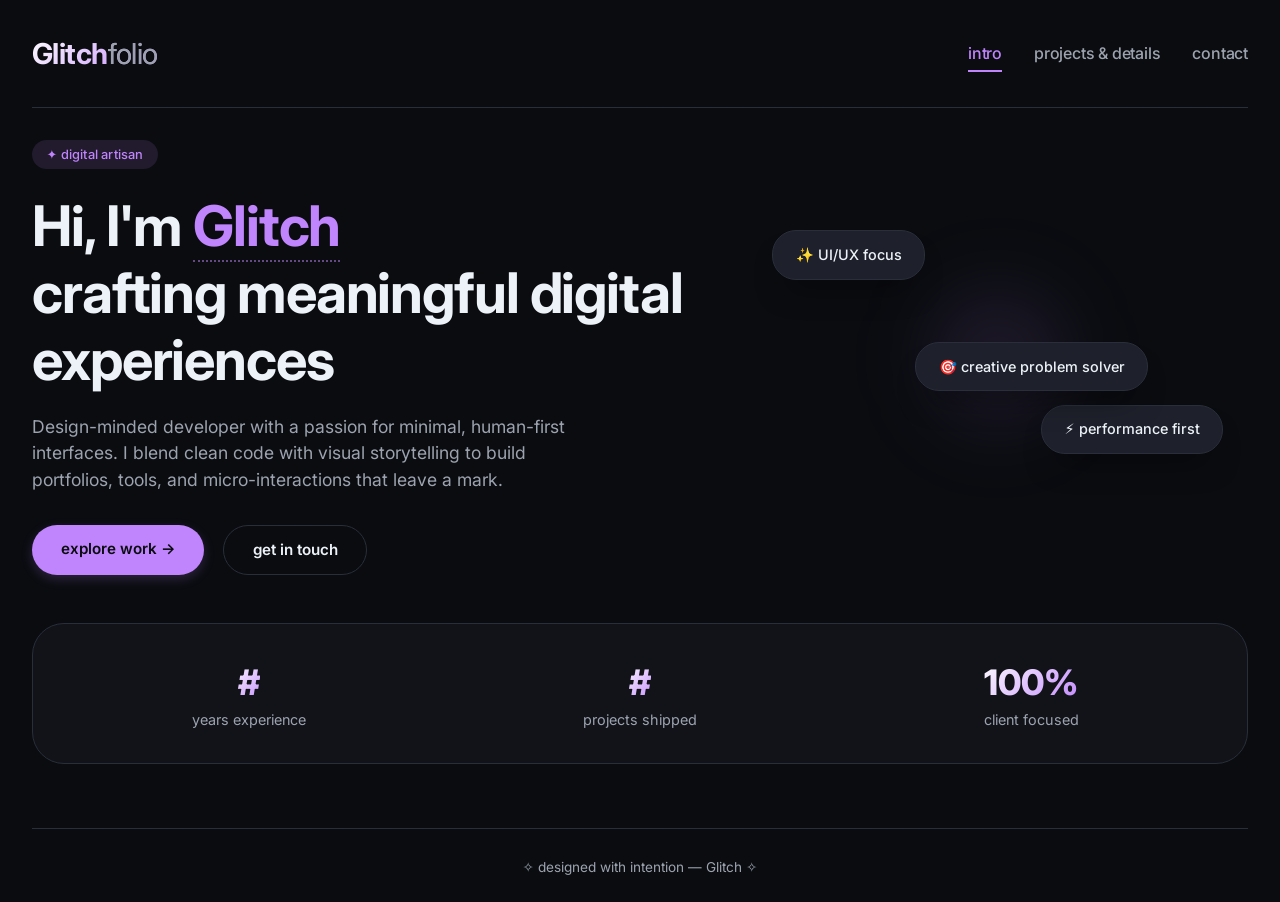
<file: index.html>
<!DOCTYPE html>
<html lang="en">
<head>
  <meta charset="UTF-8">
  <meta name="viewport" content="width=device-width, initial-scale=1.0, viewport-fit=cover">
  <title>Portfolio | Introduction</title>
  <!-- Google Fonts & smooth base -->
  <link href="https://fonts.googleapis.com/css2?family=Inter:opsz,wght@14..32,300;14..32,400;14..32,600;14..32,700&display=swap" rel="stylesheet">
  <link rel="stylesheet" href="Doc.css">
</head>
<body>
  <div class="page-container">
    <!-- shared navigation -->
    <nav class="main-nav">
      <div class="nav-brand">Glitch<span>folio</span></div>
      <ul class="nav-links">
        <li><a href="index.html" class="active">intro</a></li>
        <li><a href="Doc2.html">projects & details</a></li>
        <li><a href="Doc3.html">contact</a></li>
      </ul>
    </nav>

    <main>
      <section class="hero intro-hero">
        <div class="hero-content">
          <div class="badge">✦ digital artisan</div>
          <h1>Hi, I'm <span class="accent">Glitch</span><br>crafting meaningful digital experiences</h1>
          <p class="hero-description">Design-minded developer with a passion for minimal, human-first interfaces. I blend clean code with visual storytelling to build portfolios, tools, and micro-interactions that leave a mark.</p>
          <div class="hero-cta">
            <a href="Doc2.html" class="btn primary-btn">explore work →</a>
            <a href="Doc3.html" class="btn outline-btn">get in touch</a>
          </div>
        </div>
        <div class="hero-visual">
          <div class="floating-card card-1">
            <span>✨ UI/UX focus</span>
          </div>
          <div class="floating-card card-2">
            <span>⚡ performance first</span>
          </div>
          <div class="floating-card card-3">
            <span>🎯 creative problem solver</span>
          </div>
          <div class="abstract-shape"></div>
        </div>
      </section>

      <section class="quick-glance">
        <div class="glance-item">
          <span class="glance-number">#</span>
          <span class="glance-label">years experience</span>
        </div>
        <div class="glance-item">
          <span class="glance-number">#</span>
          <span class="glance-label">projects shipped</span>
        </div>
        <div class="glance-item">
          <span class="glance-number">100%</span>
          <span class="glance-label">client focused</span>
        </div>
      </section>
    </main>

    <footer>
      <p>✧ designed with intention — Glitch ✧</p>
    </footer>
  </div>
</body>
</html>
</file>
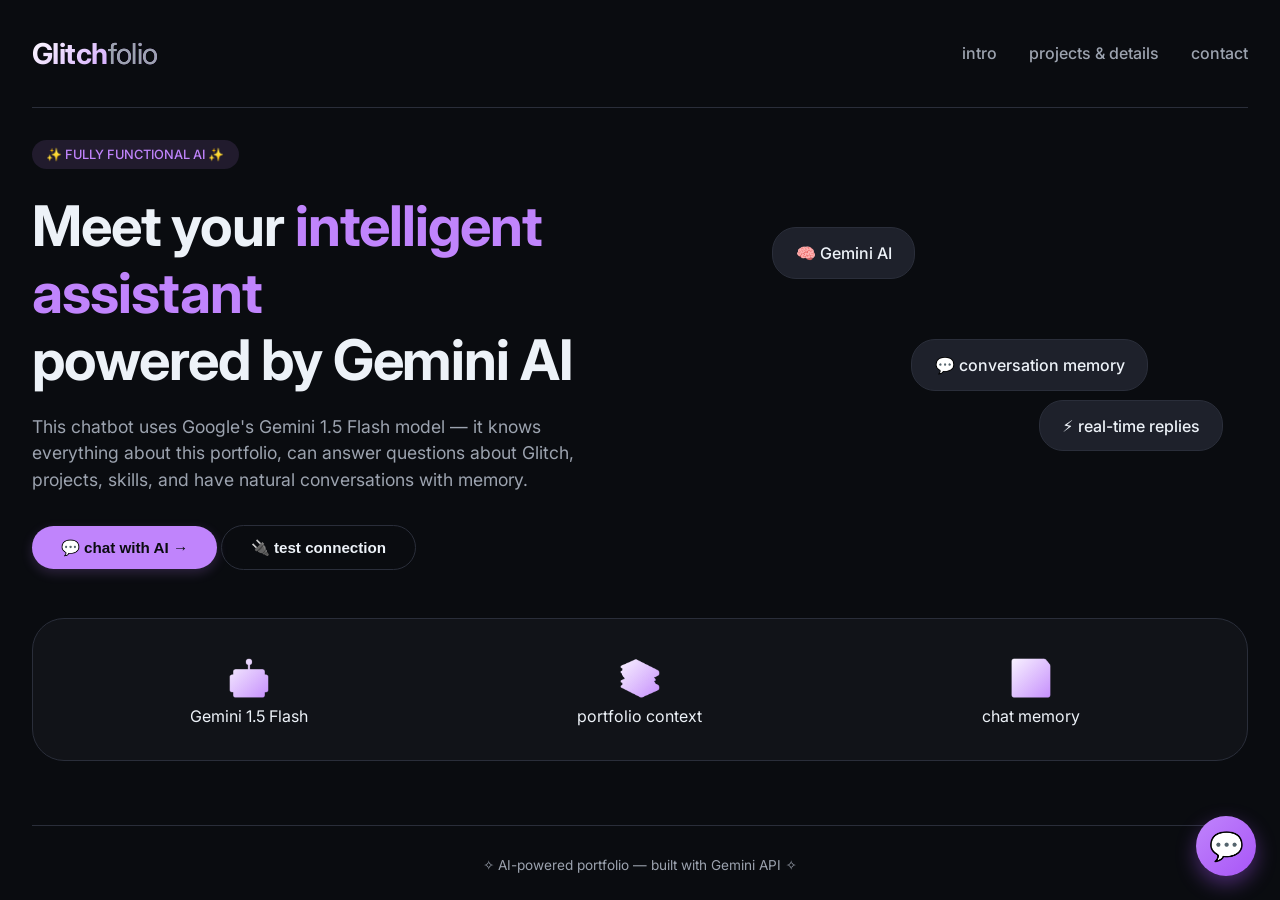
<file: Bot.html>
<!DOCTYPE html>
<html lang="en">
<head>
  <meta charset="UTF-8">
  <meta name="viewport" content="width=device-width, initial-scale=1.0, viewport-fit=cover">
  <title>Portfolio | AI Chatbot</title>
  <!-- Google Fonts & smooth base -->
  <link href="https://fonts.googleapis.com/css2?family=Inter:opsz,wght@14..32,300;14..32,400;14..32,600;14..32,700&display=swap" rel="stylesheet">
  <style>
    /* Global Reset & Variables */
    * {
      margin: 0;
      padding: 0;
      box-sizing: border-box;
    }

    :root {
      --bg-dark: #0a0c10;
      --surface-dark: #111318;
      --card-bg: #171a21;
      --border-dim: #2a2e3a;
      --accent-primary: #c084fc;
      --accent-glow: #a855f7;
      --text-light: #edf2f8;
      --text-muted: #9ca3af;
      --font-sans: 'Inter', system-ui, -apple-system, BlinkMacSystemFont, 'Segoe UI', sans-serif;
    }

    body {
      background-color: var(--bg-dark);
      color: var(--text-light);
      font-family: var(--font-sans);
      line-height: 1.5;
      -webkit-font-smoothing: antialiased;
    }

    .page-container {
      max-width: 1300px;
      margin: 0 auto;
      padding: 2rem 2rem 1.5rem;
      min-height: 100vh;
      display: flex;
      flex-direction: column;
    }

    /* Navigation */
    .main-nav {
      display: flex;
      justify-content: space-between;
      align-items: center;
      flex-wrap: wrap;
      padding-bottom: 2rem;
      margin-bottom: 2rem;
      border-bottom: 1px solid var(--border-dim);
    }

    .nav-brand {
      font-size: 1.8rem;
      font-weight: 700;
      letter-spacing: -0.02em;
      background: linear-gradient(135deg, #ffffff 0%, #c084fc 100%);
      background-clip: text;
      -webkit-background-clip: text;
      color: transparent;
    }

    .nav-brand span {
      font-weight: 400;
      background: none;
      background-clip: unset;
      -webkit-background-clip: unset;
      color: var(--text-muted);
    }

    .nav-links {
      display: flex;
      gap: 2rem;
      list-style: none;
    }

    .nav-links a {
      text-decoration: none;
      font-weight: 500;
      color: var(--text-muted);
      transition: all 0.25s ease;
      font-size: 1rem;
      padding: 0.4rem 0;
    }

    .nav-links a:hover,
    .nav-links a.active {
      color: var(--accent-primary);
      border-bottom: 2px solid var(--accent-primary);
    }

    /* Hero Section */
    .hero {
      display: flex;
      flex-wrap: wrap;
      justify-content: space-between;
      align-items: center;
      gap: 3rem;
      margin-bottom: 3rem;
    }

    .hero-content {
      flex: 1.2;
      min-width: 280px;
    }

    .badge {
      display: inline-block;
      background: rgba(192, 132, 252, 0.12);
      padding: 0.3rem 0.9rem;
      border-radius: 40px;
      font-size: 0.8rem;
      font-weight: 500;
      color: var(--accent-primary);
      margin-bottom: 1.5rem;
    }

    h1 {
      font-size: 3.5rem;
      font-weight: 700;
      line-height: 1.2;
      letter-spacing: -0.02em;
      margin-bottom: 1.2rem;
    }

    .accent {
      color: var(--accent-primary);
    }

    .hero-description {
      font-size: 1.1rem;
      color: var(--text-muted);
      margin-bottom: 2rem;
      max-width: 550px;
    }

    .btn {
      display: inline-block;
      padding: 0.8rem 1.8rem;
      border-radius: 40px;
      font-weight: 600;
      text-decoration: none;
      transition: all 0.25s ease;
      font-size: 0.95rem;
      cursor: pointer;
      border: none;
    }

    .primary-btn {
      background: var(--accent-primary);
      color: #0a0c10;
      box-shadow: 0 4px 12px rgba(192, 132, 252, 0.2);
    }

    .primary-btn:hover {
      background: var(--accent-glow);
      transform: translateY(-3px);
    }

    .outline-btn {
      border: 1.5px solid var(--border-dim);
      background: transparent;
      color: var(--text-light);
    }

    .outline-btn:hover {
      border-color: var(--accent-primary);
      background: rgba(192, 132, 252, 0.08);
    }

    .hero-visual {
      flex: 0.9;
      position: relative;
      min-height: 320px;
    }

    .floating-card {
      background: var(--card-bg);
      border: 1px solid var(--border-dim);
      border-radius: 24px;
      padding: 0.8rem 1.4rem;
      position: absolute;
      font-weight: 500;
      background: #1e212b;
      animation: floatAnim 4s ease-in-out infinite;
    }

    .card-1 { top: 10%; left: 5%; animation-delay: 0s; }
    .card-2 { bottom: 20%; right: 5%; animation-delay: 0.5s; }
    .card-3 { top: 45%; right: 20%; animation-delay: 0.9s; }

    @keyframes floatAnim {
      0%, 100% { transform: translateY(0px); }
      50% { transform: translateY(-12px); }
    }

    .quick-glance {
      display: flex;
      flex-wrap: wrap;
      justify-content: space-between;
      gap: 1.5rem;
      background: var(--surface-dark);
      border-radius: 2rem;
      padding: 2rem;
      border: 1px solid var(--border-dim);
    }

    .glance-item {
      display: flex;
      flex-direction: column;
      align-items: center;
      text-align: center;
      flex: 1;
    }

    .glance-number {
      font-size: 2.2rem;
      font-weight: 800;
      background: linear-gradient(135deg, #fff, var(--accent-primary));
      background-clip: text;
      -webkit-background-clip: text;
      color: transparent;
    }

    footer {
      margin-top: 4rem;
      text-align: center;
      padding-top: 1.8rem;
      border-top: 1px solid var(--border-dim);
      color: var(--text-muted);
      font-size: 0.85rem;
    }

    /* ========== CHATBOT WIDGET STYLES ========== */
    .chatbot-widget {
      position: fixed;
      bottom: 24px;
      right: 24px;
      z-index: 1000;
      font-family: var(--font-sans);
    }

    .chat-toggle {
      width: 60px;
      height: 60px;
      border-radius: 30px;
      background: linear-gradient(135deg, #c084fc, #a855f7);
      border: none;
      cursor: pointer;
      box-shadow: 0 8px 20px rgba(168, 85, 247, 0.4);
      transition: all 0.3s ease;
      display: flex;
      align-items: center;
      justify-content: center;
      font-size: 28px;
      color: white;
    }

    .chat-toggle:hover {
      transform: scale(1.08);
    }

    .chat-container {
      position: absolute;
      bottom: 80px;
      right: 0;
      width: 380px;
      height: 520px;
      background: var(--surface-dark);
      border-radius: 24px;
      border: 1px solid var(--border-dim);
      box-shadow: 0 20px 40px rgba(0, 0, 0, 0.5);
      display: flex;
      flex-direction: column;
      overflow: hidden;
      transition: all 0.3s cubic-bezier(0.2, 0.9, 0.4, 1.1);
      transform-origin: bottom right;
    }

    .chat-container.hidden {
      transform: scale(0);
      opacity: 0;
      visibility: hidden;
      pointer-events: none;
    }

    .chat-header {
      background: linear-gradient(135deg, #1e212b, #171a21);
      padding: 16px 20px;
      border-bottom: 1px solid var(--border-dim);
      display: flex;
      justify-content: space-between;
      align-items: center;
    }

    .chat-header h3 {
      font-size: 1.1rem;
      font-weight: 600;
      display: flex;
      align-items: center;
      gap: 8px;
      color: var(--text-light);
    }

    .chat-header h3 span {
      background: rgba(192, 132, 252, 0.2);
      padding: 4px 8px;
      border-radius: 40px;
      font-size: 0.7rem;
      font-weight: 400;
      color: var(--accent-primary);
    }

    .close-chat {
      background: none;
      border: none;
      color: var(--text-muted);
      font-size: 20px;
      cursor: pointer;
    }

    .chat-messages {
      flex: 1;
      overflow-y: auto;
      padding: 16px;
      display: flex;
      flex-direction: column;
      gap: 12px;
    }

    .message {
      display: flex;
      gap: 10px;
      max-width: 85%;
      animation: fadeInUp 0.3s ease;
    }

    .message.user {
      align-self: flex-end;
      flex-direction: row-reverse;
    }

    .message-avatar {
      width: 32px;
      height: 32px;
      border-radius: 16px;
      background: var(--card-bg);
      display: flex;
      align-items: center;
      justify-content: center;
      font-size: 16px;
      flex-shrink: 0;
    }

    .message.user .message-avatar {
      background: var(--accent-primary);
      color: #0a0c10;
    }

    .message-bubble {
      background: var(--card-bg);
      padding: 10px 14px;
      border-radius: 18px;
      font-size: 0.85rem;
      line-height: 1.4;
      color: var(--text-light);
      border: 1px solid var(--border-dim);
    }

    .message.user .message-bubble {
      background: var(--accent-primary);
      color: #0a0c10;
      border: none;
    }

    .typing-indicator {
      display: flex;
      gap: 4px;
      padding: 10px 14px;
      background: var(--card-bg);
      border-radius: 18px;
      width: fit-content;
    }

    .typing-indicator span {
      width: 6px;
      height: 6px;
      background: var(--text-muted);
      border-radius: 3px;
      animation: typing 1.4s infinite;
    }

    .typing-indicator span:nth-child(2) { animation-delay: 0.2s; }
    .typing-indicator span:nth-child(3) { animation-delay: 0.4s; }

    @keyframes typing {
      0%, 60%, 100% { transform: translateY(0); opacity: 0.4; }
      30% { transform: translateY(-6px); opacity: 1; }
    }

    @keyframes fadeInUp {
      from {
        opacity: 0;
        transform: translateY(10px);
      }
      to {
        opacity: 1;
        transform: translateY(0);
      }
    }

    .chat-input-area {
      padding: 16px;
      border-top: 1px solid var(--border-dim);
      display: flex;
      gap: 10px;
      background: var(--surface-dark);
    }

    .chat-input-area input {
      flex: 1;
      background: var(--bg-dark);
      border: 1px solid var(--border-dim);
      padding: 10px 14px;
      border-radius: 30px;
      color: var(--text-light);
      font-family: inherit;
      font-size: 0.85rem;
    }

    .chat-input-area input:focus {
      outline: none;
      border-color: var(--accent-primary);
    }

    .chat-input-area button {
      background: var(--accent-primary);
      border: none;
      width: 38px;
      height: 38px;
      border-radius: 19px;
      cursor: pointer;
      font-size: 18px;
      transition: all 0.2s;
    }

    .chat-input-area button:hover {
      background: var(--accent-glow);
    }

    @media (max-width: 480px) {
      .chat-container { width: 340px; height: 480px; right: 0; }
      h1 { font-size: 2.3rem; }
    }
  </style>
</head>
<body>
  <div class="page-container">
    <nav class="main-nav">
      <div class="nav-brand">Glitch<span>folio</span></div>
      <ul class="nav-links">
        <li><a href="index.html">intro</a></li>
        <li><a href="Doc2.html" >projects & details</a></li>
        <li><a href="Doc3.html">contact</a></li>
      </ul>
    </nav>

    <main>
      <section class="hero">
        <div class="hero-content">
          <div class="badge">✨ FULLY FUNCTIONAL AI ✨</div>
          <h1>Meet your <span class="accent">intelligent assistant</span><br>powered by Gemini AI</h1>
          <p class="hero-description">This chatbot uses Google's Gemini 1.5 Flash model — it knows everything about this portfolio, can answer questions about Glitch, projects, skills, and have natural conversations with memory.</p>
          <div class="hero-cta">
            <button id="openChatHero" class="btn primary-btn">💬 chat with AI →</button>
            <button id="testApiBtn" class="btn outline-btn">🔌 test connection</button>
          </div>
        </div>
        <div class="hero-visual">
          <div class="floating-card card-1">🧠 Gemini AI</div>
          <div class="floating-card card-2">⚡ real-time replies</div>
          <div class="floating-card card-3">💬 conversation memory</div>
        </div>
      </section>

      <section class="quick-glance">
        <div class="glance-item"><span class="glance-number">🤖</span><span class="glance-label">Gemini 1.5 Flash</span></div>
        <div class="glance-item"><span class="glance-number">📚</span><span class="glance-label">portfolio context</span></div>
        <div class="glance-item"><span class="glance-number">💾</span><span class="glance-label">chat memory</span></div>
      </section>
    </main>
    <footer><p>✧ AI-powered portfolio — built with Gemini API ✧</p></footer>
  </div>

  <!-- CHATBOT WIDGET -->
  <div class="chatbot-widget">
    <button class="chat-toggle" id="chatToggleBtn">💬</button>
    <div class="chat-container hidden" id="chatContainer">
      <div class="chat-header">
        <h3>🤖 Glitch AI <span>Gemini</span></h3>
        <button class="close-chat" id="closeChatBtn">✕</button>
      </div>
      <div class="chat-messages" id="chatMessages">
        <div class="message bot">
          <div class="message-avatar">🤖</div>
          <div class="message-bubble">Hi! I'm an AI assistant powered by Google Gemini. Ask me anything about Glitch's portfolio, projects, skills, or just have a chat! ✨</div>
        </div>
      </div>
      <div class="chat-input-area">
        <input type="text" id="chatInput" placeholder="Ask me anything..." autocomplete="off">
        <button id="sendMessageBtn">➤</button>
      </div>
    </div>
  </div>

  <script>
    // ============================================================
    // FULLY FUNCTIONAL AI CHATBOT WITH GOOGLE GEMINI API
    // ============================================================
    
    // ---------- CONFIGURATION ----------
    // IMPORTANT: Replace this with your actual Gemini API key
    // Get your free API key from: https://aistudio.google.com/app/apikey
    const GEMINI_API_KEY = "AIzaSyAgcYeXVb5I-XQAvKd2sQsNoWpNw3nnaGY";  // <-- PASTE YOUR API KEY HERE
    
    const API_URL = `https://generativelanguage.googleapis.com/v1beta/models/gemini-1.5-flash:generateContent?key=${GEMINI_API_KEY}`;
    
    // Portfolio context system prompt - gives Gemini all the knowledge about the portfolio
    const SYSTEM_PROMPT = `You are Glitch AI, a helpful, friendly, and knowledgeable assistant for Glitch's portfolio website. 
    
ABOUT GLITCH:
- Glitch is a design-minded developer with # years of experience crafting digital experiences.
- He focuses on minimal, human-first interfaces blending clean code with visual storytelling.
- Skills: React, Next.js, Vue 3, Tailwind CSS, Framer Motion, Node.js, Express, Firebase, Figma, Adobe XD, GSAP, D3.js.
- He has shipped #+ projects and values accessibility, intuitive micro-interactions, and clean maintainable code.

PROJECTS:
1. Bloomscape: Interactive plant-care dashboard with 3D visualizations and real-time environmental tips. Reduced bounce rate by 34%. Tech: React, GSAP, Node.js.
2. Nexa Analytics: Data dashboard for startups with real-time metrics and custom widgets. Used by 200+ active users. Tech: Vue, D3, Python.
3. Chromatic UI: Design system and component library powering 5+ products. Tech: Figma, Tailwind, Storybook.

CONTACT:
- Email: Glitch@celestefolio.com
- Based in Kenya, available for remote collaborations worldwide.
- Response within 24 hours.

WORK PROCESS: Discovery & research → Wireframing → Component-driven development → Testing → Performance tuning.

Keep responses concise (2-3 sentences max unless asked for details), warm, and helpful. If asked something outside portfolio knowledge, politely say you specialize in Glitch's work but can chat generally. Remember previous messages in the conversation.`;
    
    // Store conversation history for context window (maintains memory)
    let conversationHistory = [
      { role: "user", parts: [{ text: SYSTEM_PROMPT }] }, // system instruction as user prefix
      { role: "model", parts: [{ text: "Understood. I'm ready to help with Glitch's portfolio!" }] }
    ];
    
    // DOM elements
    const chatMessages = document.getElementById('chatMessages');
    const chatInput = document.getElementById('chatInput');
    const sendBtn = document.getElementById('sendMessageBtn');
    const chatContainer = document.getElementById('chatContainer');
    const chatToggleBtn = document.getElementById('chatToggleBtn');
    const closeChatBtn = document.getElementById('closeChatBtn');
    const openChatHero = document.getElementById('openChatHero');
    const testApiBtn = document.getElementById('testApiBtn');
    
    // Helper: Add message to UI
    function addMessage(text, sender) {
      const messageDiv = document.createElement('div');
      messageDiv.className = `message ${sender}`;
      const avatar = sender === 'user' ? '👤' : '🤖';
      messageDiv.innerHTML = `
        <div class="message-avatar">${avatar}</div>
        <div class="message-bubble">${text.replace(/\n/g, '<br>')}</div>
      `;
      chatMessages.appendChild(messageDiv);
      chatMessages.scrollTop = chatMessages.scrollHeight;
    }
    
    // Typing indicator
    function showTyping() {
      const typingDiv = document.createElement('div');
      typingDiv.className = 'message bot';
      typingDiv.id = 'typingIndicator';
      typingDiv.innerHTML = `
        <div class="message-avatar">🤖</div>
        <div class="typing-indicator"><span></span><span></span><span></span></div>
      `;
      chatMessages.appendChild(typingDiv);
      chatMessages.scrollTop = chatMessages.scrollHeight;
    }
    
    function hideTyping() {
      const indicator = document.getElementById('typingIndicator');
      if (indicator) indicator.remove();
    }
    
    // Call Gemini API with conversation history
    async function getGeminiResponse(userMessage) {
      // Build conversation for API (excluding system instruction after first, but we keep it simple)
      // Format: add user message to history
      const apiHistory = [];
      // Add system context as first user instruction (trick for Gemini)
      apiHistory.push({
        role: "user",
        parts: [{ text: SYSTEM_PROMPT + "\n\nRemember our conversation so far and answer helpfully." }]
      });
      apiHistory.push({
        role: "model",
        parts: [{ text: "I'll help with Glitch's portfolio. What would you like to know?" }]
      });
      
      // Add last 10 exchanges for memory
      const recentHistory = conversationHistory.slice(-10);
      for (const msg of recentHistory) {
        if (msg.role === 'user' && msg.parts[0].text !== SYSTEM_PROMPT) {
          apiHistory.push({ role: "user", parts: [{ text: msg.parts[0].text }] });
        } else if (msg.role === 'model') {
          apiHistory.push({ role: "model", parts: [{ text: msg.parts[0].text }] });
        }
      }
      // Add current user message
      apiHistory.push({ role: "user", parts: [{ text: userMessage }] });
      
      const requestBody = {
        contents: apiHistory,
        generationConfig: {
          temperature: 0.7,
          maxOutputTokens: 500,
          topP: 0.9
        }
      };
      
      try {
        const response = await fetch(API_URL, {
          method: 'POST',
          headers: { 'Content-Type': 'application/json' },
          body: JSON.stringify(requestBody)
        });
        
        if (!response.ok) {
          const errorData = await response.json();
          console.error('API Error:', errorData);
          if (response.status === 403 || response.status === 401) {
            return "⚠️ API key is invalid or missing. Please set a valid Gemini API key in the script (line ~180). Get one free at https://aistudio.google.com/app/apikey";
          }
          return `❌ API error: ${response.status}. Please check your API key and try again.`;
        }
        
        const data = await response.json();
        const aiText = data.candidates?.[0]?.content?.parts?.[0]?.text || "I'm not sure how to respond to that.";
        
        // Store in conversation history
        conversationHistory.push({ role: "user", parts: [{ text: userMessage }] });
        conversationHistory.push({ role: "model", parts: [{ text: aiText }] });
        
        // Keep history manageable
        if (conversationHistory.length > 30) {
          conversationHistory = conversationHistory.slice(-25);
        }
        
        return aiText;
      } catch (error) {
        console.error('Network error:', error);
        return "🔌 Connection error. Please check your internet connection or API key configuration.";
      }
    }
    
    // Process user message with full AI
    async function processUserMessage() {
      const userText = chatInput.value.trim();
      if (!userText) return;
      
      addMessage(userText, 'user');
      chatInput.value = '';
      showTyping();
      
      const aiReply = await getGeminiResponse(userText);
      hideTyping();
      addMessage(aiReply, 'bot');
    }
    
    // Event listeners
    sendBtn.addEventListener('click', processUserMessage);
    chatInput.addEventListener('keypress', (e) => {
      if (e.key === 'Enter') processUserMessage();
    });
    
    function openChat() {
      chatContainer.classList.remove('hidden');
      setTimeout(() => chatInput.focus(), 200);
    }
    
    function closeChat() {
      chatContainer.classList.add('hidden');
    }
    
    chatToggleBtn.addEventListener('click', () => {
      if (chatContainer.classList.contains('hidden')) openChat();
      else closeChat();
    });
    closeChatBtn.addEventListener('click', closeChat);
    if (openChatHero) openChatHero.addEventListener('click', (e) => { e.preventDefault(); openChat(); });
    
    // API Key testing function
    async function testApiConnection() {
      if (GEMINI_API_KEY === "YOUR_GEMINI_API_KEY") {
        alert("⚠️ Please replace 'your gemini api key' with your actual Gemini API key.\n\nGet a free key: https://aistudio.google.com/app/apikey");
        return;
      }
      
      showTyping();
      try {
        const testResponse = await fetch(API_URL, {
          method: 'POST',
          headers: { 'Content-Type': 'application/json' },
          body: JSON.stringify({
            contents: [{ role: "user", parts: [{ text: "Say 'API connection successful!'" }] }],
            generationConfig: { maxOutputTokens: 30 }
          })
        });
        hideTyping();
        
        if (testResponse.ok) {
          alert("✅ Gemini API connection successful! The chatbot is fully functional.");
        } else {
          const err = await testResponse.json();
          alert(`❌ API Error: ${testResponse.status}\n${err.error?.message || 'Invalid API key or quota exceeded.'}`);
        }
      } catch (error) {
        hideTyping();
        alert("❌ Network error. Cannot reach Gemini API.");
      }
    }
    
    if (testApiBtn) testApiBtn.addEventListener('click', testApiConnection);
    
    // Add suggestion chips when chat opens
    let suggestionsAdded = false;
    function addSuggestions() {
      if (suggestionsAdded) return;
      const suggestions = ["Tell me about your projects", "What skills do you have?", "How can I contact Glitch?", "What is Bloomscape?"];
      const suggestionDiv = document.createElement('div');
      suggestionDiv.style.display = 'flex';
      suggestionDiv.style.flexWrap = 'wrap';
      suggestionDiv.style.gap = '8px';
      suggestionDiv.style.padding = '8px 16px';
      suggestionDiv.style.borderTop = '1px solid var(--border-dim)';
      suggestions.forEach(sug => {
        const chip = document.createElement('button');
        chip.textContent = sug;
        chip.style.background = 'var(--bg-dark)';
        chip.style.border = '1px solid var(--border-dim)';
        chip.style.borderRadius = '30px';
        chip.style.padding = '6px 12px';
        chip.style.fontSize = '0.7rem';
        chip.style.cursor = 'pointer';
        chip.style.color = 'var(--text-muted)';
        chip.addEventListener('click', () => {
          chatInput.value = sug;
          processUserMessage();
        });
        suggestionDiv.appendChild(chip);
      });
      chatMessages.parentNode.insertBefore(suggestionDiv, chatMessages.nextSibling);
      suggestionsAdded = true;
    }
    
    const observer = new MutationObserver(() => {
      if (!chatContainer.classList.contains('hidden') && !suggestionsAdded) addSuggestions();
    });
    observer.observe(chatContainer, { attributes: true });
    
    // Fake navigation for demo completeness
    document.getElementById('fakeProjectsLink')?.addEventListener('click', (e) => {
      e.preventDefault();
      alert("✨ This is a demo page. The chatbot works fully — check the API connection!");
    });
    document.getElementById('fakeContactLink')?.addEventListener('click', (e) => {
      e.preventDefault();
      alert("📬 Contact: Glitch@celestefolio.com | The AI chatbot can answer any questions!");
    });
    
    console.log("✅ Fully functional AI chatbot ready — Powered by Gemini API");
    if (GEMINI_API_KEY === "YOUR_GEMINI_API_KEY") {
      console.warn("⚠️ Please add your Gemini API key to enable the chatbot. Get one at https://aistudio.google.com/");
    }
  </script>
</body>
</html>
</file>
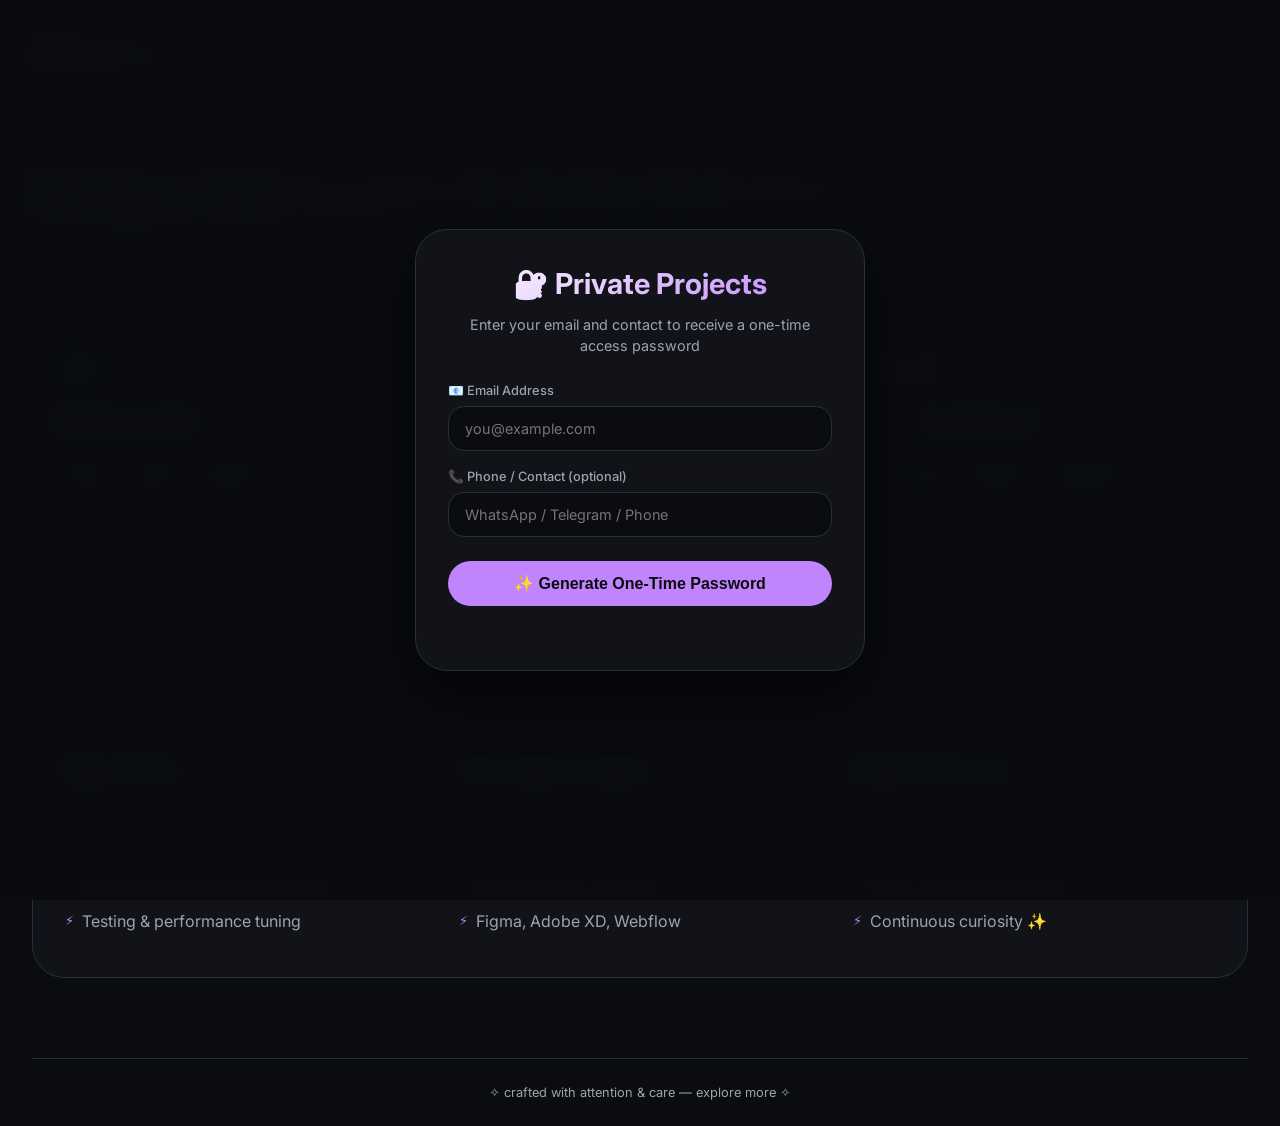
<file: Doc2.html>
<!DOCTYPE html>
<html lang="en">
<head>
  <meta charset="UTF-8">
  <meta name="viewport" content="width=device-width, initial-scale=1.0">
  <title>Portfolio | Projects & Details</title>
  <link href="https://fonts.googleapis.com/css2?family=Inter:opsz,wght@14..32,300;14..32,400;14..32,600;14..32,700&display=swap" rel="stylesheet">
  <link rel="stylesheet" href="Doc.css">
</head>
<body>
    <style>
    * {
      margin: 0;
      padding: 0;
      box-sizing: border-box;
    }

    :root {
      --bg-dark: #0a0c10;
      --surface-dark: #111318;
      --card-bg: #171a21;
      --border-dim: #2a2e3a;
      --accent-primary: #c084fc;
      --accent-glow: #a855f7;
      --text-light: #edf2f8;
      --text-muted: #9ca3af;
      --font-sans: 'Inter', system-ui, -apple-system, 'Segoe UI', sans-serif;
    }

    body {
      background-color: var(--bg-dark);
      color: var(--text-light);
      font-family: var(--font-sans);
      line-height: 1.5;
    }

    /* Password Gate Overlay */
    .password-gate {
      position: fixed;
      top: 0;
      left: 0;
      width: 100%;
      height: 100%;
      background: rgba(10, 12, 16, 0.98);
      backdrop-filter: blur(12px);
      z-index: 10000;
      display: flex;
      align-items: center;
      justify-content: center;
      transition: all 0.3s ease;
    }

    .gate-card {
      background: var(--surface-dark);
      border: 1px solid var(--border-dim);
      border-radius: 2rem;
      padding: 2rem;
      max-width: 450px;
      width: 90%;
      text-align: center;
      box-shadow: 0 25px 50px rgba(0, 0, 0, 0.6);
      animation: slideUp 0.4s ease;
    }

    @keyframes slideUp {
      from {
        opacity: 0;
        transform: translateY(30px);
      }
      to {
        opacity: 1;
        transform: translateY(0);
      }
    }

    .gate-card h2 {
      font-size: 1.8rem;
      margin-bottom: 0.5rem;
      background: linear-gradient(135deg, #fff, var(--accent-primary));
      background-clip: text;
      -webkit-background-clip: text;
      color: transparent;
    }

    .gate-card p {
      color: var(--text-muted);
      font-size: 0.9rem;
      margin-bottom: 1.5rem;
    }

    .input-group {
      margin-bottom: 1rem;
      text-align: left;
    }

    .input-group label {
      display: block;
      margin-bottom: 0.4rem;
      font-size: 0.8rem;
      font-weight: 500;
      color: var(--text-muted);
    }

    .input-group input {
      width: 100%;
      padding: 0.8rem 1rem;
      background: var(--bg-dark);
      border: 1px solid var(--border-dim);
      border-radius: 1rem;
      color: var(--text-light);
      font-family: inherit;
      font-size: 0.9rem;
      transition: all 0.2s;
    }

    .input-group input:focus {
      outline: none;
      border-color: var(--accent-primary);
      box-shadow: 0 0 0 2px rgba(192, 132, 252, 0.2);
    }

    .btn-gate {
      background: var(--accent-primary);
      border: none;
      width: 100%;
      padding: 0.8rem;
      border-radius: 2rem;
      font-weight: 700;
      font-size: 1rem;
      cursor: pointer;
      margin-top: 0.5rem;
      transition: all 0.2s;
      color: #0a0c10;
    }

    .btn-gate:hover {
      background: var(--accent-glow);
      transform: scale(1.02);
    }

    .btn-secondary {
      background: var(--card-bg);
      border: 1px solid var(--border-dim);
      color: var(--text-light);
    }

    .btn-secondary:hover {
      background: var(--border-dim);
    }

    .error-msg {
      color: #f87171;
      font-size: 0.8rem;
      margin-top: 0.5rem;
      min-height: 1.5rem;
    }

    .success-msg {
      color: #4ade80;
      font-size: 0.8rem;
    }

    /* One-Time Password Display */
    .otp-section {
      margin-top: 1.5rem;
      padding-top: 1rem;
      border-top: 1px solid var(--border-dim);
    }

    .generated-password {
      background: var(--bg-dark);
      border: 1px dashed var(--accent-primary);
      border-radius: 1rem;
      padding: 0.8rem;
      margin: 1rem 0;
      display: flex;
      justify-content: space-between;
      align-items: center;
      gap: 0.5rem;
      flex-wrap: wrap;
    }

    .password-value {
      font-family: monospace;
      font-size: 1.3rem;
      font-weight: bold;
      letter-spacing: 2px;
      color: var(--accent-primary);
      word-break: break-all;
    }

    .copy-btn {
      background: var(--card-bg);
      border: 1px solid var(--border-dim);
      padding: 0.4rem 1rem;
      border-radius: 2rem;
      cursor: pointer;
      font-size: 0.8rem;
      transition: all 0.2s;
      color: var(--text-light);
    }

    .copy-btn:hover {
      background: var(--accent-primary);
      color: #0a0c10;
    }

    .note {
      font-size: 0.7rem;
      color: var(--text-muted);
      margin-top: 0.5rem;
    }

    /* Loading spinner */
    .loading-spinner {
      display: inline-block;
      width: 16px;
      height: 16px;
      border: 2px solid rgba(255,255,255,0.3);
      border-radius: 50%;
      border-top-color: #fff;
      animation: spin 0.6s linear infinite;
      margin-right: 8px;
    }

    @keyframes spin {
      to { transform: rotate(360deg); }
    }

    /* Main Portfolio Content */
    .portfolio-content {
      display: none;
    }

    .portfolio-content.visible {
      display: block;
      animation: fadeIn 0.5s ease;
    }

    @keyframes fadeIn {
      from { opacity: 0; }
      to { opacity: 1; }
    }

    /* Portfolio Styles */
    .page-container {
      max-width: 1300px;
      margin: 0 auto;
      padding: 2rem 2rem 1.5rem;
      min-height: 100vh;
      display: flex;
      flex-direction: column;
    }

    .main-nav {
      display: flex;
      justify-content: space-between;
      align-items: center;
      flex-wrap: wrap;
      padding-bottom: 2rem;
      margin-bottom: 2rem;
      border-bottom: 1px solid var(--border-dim);
    }

    .nav-brand {
      font-size: 1.8rem;
      font-weight: 700;
      background: linear-gradient(135deg, #ffffff 0%, #c084fc 100%);
      background-clip: text;
      -webkit-background-clip: text;
      color: transparent;
    }

    .nav-brand span {
      font-weight: 400;
      background: none;
      color: var(--text-muted);
    }

    .nav-links {
      display: flex;
      gap: 2rem;
      list-style: none;
    }

    .nav-links a {
      text-decoration: none;
      font-weight: 500;
      color: var(--text-muted);
      transition: all 0.25s ease;
      cursor: pointer;
    }

    .nav-links a:hover, .nav-links a.active {
      color: var(--accent-primary);
      border-bottom: 2px solid var(--accent-primary);
    }

    .hero {
      display: flex;
      flex-wrap: wrap;
      justify-content: space-between;
      align-items: center;
      gap: 3rem;
      margin-bottom: 3rem;
    }

    .hero-content {
      flex: 1.2;
      min-width: 250px;
    }

    .badge {
      display: inline-block;
      background: rgba(192, 132, 252, 0.12);
      padding: 0.3rem 0.9rem;
      border-radius: 40px;
      font-size: 0.8rem;
      color: var(--accent-primary);
      margin-bottom: 1rem;
    }

    h1 {
      font-size: 3rem;
      font-weight: 700;
      line-height: 1.2;
      margin-bottom: 1rem;
    }

    .accent {
      color: var(--accent-primary);
    }

    .projects-grid {
      display: grid;
      grid-template-columns: repeat(auto-fill, minmax(300px, 1fr));
      gap: 2rem;
      margin: 2rem 0;
    }

    .project-card {
      background: var(--surface-dark);
      border-radius: 1.5rem;
      border: 1px solid var(--border-dim);
      padding: 1.5rem;
      transition: 0.25s;
    }

    .project-card:hover {
      transform: translateY(-5px);
      border-color: var(--accent-primary);
    }

    .project-icon {
      font-size: 2rem;
      margin-bottom: 0.5rem;
    }

    .tech-tag {
      display: inline-block;
      background: #232733;
      padding: 0.2rem 0.8rem;
      border-radius: 20px;
      font-size: 0.7rem;
      margin-top: 0.5rem;
      margin-right: 0.3rem;
    }

    footer {
      margin-top: 4rem;
      text-align: center;
      padding-top: 1.5rem;
      border-top: 1px solid var(--border-dim);
      color: var(--text-muted);
      font-size: 0.8rem;
    }

    @media (max-width: 768px) {
      .page-container { padding: 1rem; }
      h1 { font-size: 2rem; }
      .hero { flex-direction: column; }
    }
  </style>
</head>
<body>

<!-- PASSWORD GATE (requests email & contact, sends to admin, then generates one-time password) -->
<div id="passwordGate" class="password-gate">
  <div class="gate-card" id="gateCard">
    <h2>🔐 Private Projects</h2>
    <p>Enter your email and contact to receive a one-time access password</p>
    
    <!-- Step 1: Request Info -->
    <div id="stepRequestArea">
      <div class="input-group">
        <label>📧 Email Address</label>
        <input type="email" id="visitorEmail" placeholder="you@example.com" autocomplete="off">
      </div>
      
      <div class="input-group">
        <label>📞 Phone / Contact (optional)</label>
        <input type="text" id="visitorContact" placeholder="WhatsApp / Telegram / Phone">
      </div>
      
      <button id="requestOtpBtn" class="btn-gate">✨ Generate One-Time Password</button>
      <div id="gateError" class="error-msg"></div>
    </div>
    
    <!-- Step 2: OTP Display Area (hidden initially) -->
    <div id="otpDisplayArea" style="display: none;">
      <div class="otp-section">
        <p style="font-size: 0.85rem; color: var(--accent-primary);">✅ Your one-time password is ready!</p>
        <div class="generated-password">
          <span class="password-value" id="generatedOtpValue">XXXXXX</span>
          <button id="copyOtpBtn" class="copy-btn">📋 Copy</button>
        </div>
        <p class="note">⚠️ This password works only once. Copy it now, then use it to unlock the projects page.</p>
        <button id="proceedToLoginBtn" class="btn-gate btn-secondary" style="margin-top: 0.5rem;">→ I've copied it, continue to login</button>
        <button id="backToRequestBtn" class="copy-btn" style="margin-top: 0.5rem; width: 100%;">← Back</button>
      </div>
    </div>
    
    <!-- Step 3: Login with OTP (hidden initially) -->
    <div id="loginSection" style="display: none;">
      <div class="otp-section">
        <p style="margin-bottom: 0.8rem;">🔑 Enter the one-time password to access projects:</p>
        <input type="password" id="otpInput" class="input-group" style="width: 100%; margin-bottom: 0.8rem; background: var(--bg-dark);" placeholder="Paste one-time password">
        <button id="verifyOtpBtn" class="btn-gate">Unlock Projects →</button>
        <div id="loginError" class="error-msg"></div>
        <button id="backToOtpBtn" class="copy-btn" style="margin-top: 0.5rem; width: 100%;">← Back to password</button>
        <p class="note">💡 One-time password expires after successful use.</p>
      </div>
    </div>
  </div>
</div>


  <div class="page-container">
    <nav class="main-nav">
      <div class="nav-brand">Glitch<span>folio</span></div>
      <ul class="nav-links">
        <li><a href="index.html">intro</a></li>
        <li><a href="Doc2.html" class="active">projects & details</a></li>
        <li><a href="Doc3.html">contact</a></li>
      </ul>
    </nav>

    <main>
      <div class="projects-header">
        <div class="section-sub">✦ featured works</div>
        <h1>Designs that <span class="accent">function</span> & stories that <span class="accent">stay</span></h1>
        <p class="hero-description" style="max-width: 700px;">Every project blends bold aesthetics with robust engineering. Here are some highlights from my portfolio.</p>
      </div>

      <div class="projects-grid">
        <div class="project-card">
          <div class="project-icon">🌿</div>
          <h3>Bloomscape</h3>
          <div class="project-tech">
            <span class="tech-tag">React</span>
            <span class="tech-tag">GSAP</span>
            <span class="tech-tag">Node.js</span>
          </div>
          <p class="project-desc">Interactive plant-care dashboard with immersive 3D visualizations and real-time environmental tips. Reduced bounce rate by 34%.</p>
          <a href="Doc2,3.html" class="card-link">case study →</a>
        </div>
        <div class="project-card">
          <div class="project-icon">⚡</div>
          <h3>Analytics</h3>
          <div class="project-tech">
            <span class="tech-tag">Vue</span>
            <span class="tech-tag">D3</span>
            <span class="tech-tag">Python</span>
          </div>
          <p class="project-desc">Data dashboard for startups — custom widgets, real-time metrics & responsive design. Loved by 200+ active users.</p>
          <a href="Doc2,1.html" class="card-link">DEMO→</a>
        </div>
        <div class="project-card">
          <div class="project-icon">🎨</div>
          <h3>Chromatic UI</h3>
          <div class="project-tech">
            <span class="tech-tag">Figma</span>
            <span class="tech-tag">Tailwind</span>
            <span class="tech-tag">Storybook</span>
          </div>
          <p class="project-desc">Design system and component library that powers 5+ client products, maintaining consistency and accessibility.</p>
          <a href="Bot.html" class="card-link">explore with my Bot →</a>
        </div>
      </div>

      <!-- extra details section -->
      <div class="details-section">
        <div class="section-sub">⚙️ behind the scenes</div>
        <div class="details-flex">
          <div class="detail-card">
            <h4>My process</h4>
            <ul>
              <li>Discovery & user research</li>
              <li>Wireframing & interactive prototyping</li>
              <li>Component-driven development</li>
              <li>Testing & performance tuning</li>
            </ul>
          </div>
          <div class="detail-card">
            <h4>Tech stack I master</h4>
            <ul>
              <li>React, Next.js, Vue 3</li>
              <li>Tailwind, Framer Motion</li>
              <li>Node, Express, Firebase</li>
              <li>Figma, Adobe XD, Webflow</li>
            </ul>
          </div>
          <div class="detail-card">
            <h4>What drives me</h4>
            <ul>
              <li>Accessibility by design</li>
              <li>Intuitive micro-interactions</li>
              <li>Clean, maintainable code</li>
              <li>Continuous curiosity ✨</li>
            </ul>
          </div>
        </div>
      </div>
    </main>
    <footer>
      <p>✧ crafted with attention & care — explore more ✧</p>
    </footer>
  </div>
<script>
  // ============================================================
  // ONE-TIME PASSWORD SYSTEM WITH ADMIN EMAIL NOTIFICATION
  // ============================================================
  
  // ========== CONFIGURATION ==========
  // 👇 IMPORTANT: Replace this with your email address to receive visitor data
  // This is where the visitor's email, contact, and OTP will be sent
  const ADMIN_EMAIL = "squid100ward@gmail.com";  // <-- REPLACE WITH YOUR EMAIL
  
  // Note: This uses EmailJS service for sending emails without a backend
  // You need to sign up at https://www.emailjs.com/ (free tier available)
  // OR you can use the built-in mailto fallback (opens default email client)
  
  // For a fully working solution without backend, we'll use mailto: as fallback
  // and also provide a console log for testing. For production, set up EmailJS.
  
  // State management
  let generatedOtp = null;
  let otpUsed = false;
  let visitorInfo = { email: '', contact: '' };
  
  // DOM elements - Gate sections
  const stepRequestArea = document.getElementById('stepRequestArea');
  const otpDisplayArea = document.getElementById('otpDisplayArea');
  const loginSection = document.getElementById('loginSection');
  
  // Input elements
  const emailInput = document.getElementById('visitorEmail');
  const contactInput = document.getElementById('visitorContact');
  const requestBtn = document.getElementById('requestOtpBtn');
  const gateError = document.getElementById('gateError');
  const generatedOtpSpan = document.getElementById('generatedOtpValue');
  const copyOtpBtn = document.getElementById('copyOtpBtn');
  const proceedToLoginBtn = document.getElementById('proceedToLoginBtn');
  const backToRequestBtn = document.getElementById('backToRequestBtn');
  const backToOtpBtn = document.getElementById('backToOtpBtn');
  const otpInput = document.getElementById('otpInput');
  const verifyOtpBtn = document.getElementById('verifyOtpBtn');
  const loginError = document.getElementById('loginError');
  
  // Portfolio elements
  const portfolioWrapper = document.getElementById('portfolioContent');
  const gateDiv = document.getElementById('passwordGate');
  const introPage = document.getElementById('introPage');
  const projectsPage = document.getElementById('projectsPage');
  const contactPage = document.getElementById('contactPage');
  const navIntro = document.getElementById('navIntro');
  const navProjects = document.getElementById('navProjects');
  const navContact = document.getElementById('navContact');
  
  // Helper: Generate random 8-character alphanumeric OTP
  function generateRandomOTP() {
    const chars = 'ABCDEFGHJKLMNPQRSTUVWXYZabcdefghijkmnopqrstuvwxyz23456789';
    let otp = '';
    for (let i = 0; i < 8; i++) {
      otp += chars.charAt(Math.floor(Math.random() * chars.length));
    }
    return otp;
  }
  
  // Validate email format
  function isValidEmail(email) {
    return /^[^\s@]+@([^\s@.,]+\.)+[^\s@.,]{2,}$/.test(email);
  }
  
  // Send notification to admin via mailto (opens email client)
  // This is the simplest method that works without any external service
  function sendAdminNotificationViaMailto(visitorEmail, visitorContact, otp) {
    const subject = encodeURIComponent(`🔐 Portfolio Access Request - ${visitorEmail}`);
    const body = encodeURIComponent(
      `New visitor requested access to the protected portfolio projects.\n\n` +
      `━━━━━━━━━━━━━━━━━━━━━━━━━━━━━━━━━━━\n` +
      `📧 Visitor Email: ${visitorEmail}\n` +
      `📞 Contact/Phone: ${visitorContact || 'Not provided'}\n` +
      `🔑 Generated OTP: ${otp}\n` +
      `⏱️ Request Time: ${new Date().toLocaleString()}\n` +
      `━━━━━━━━━━━━━━━━━━━━━━━━━━━━━━━━━━━\n\n` +
      `The visitor will use this OTP to access the projects page.\n` +
      `This is a one-time password and will expire after use.`
    );
    
    // Create mailto link
    const mailtoLink = `mailto:${ADMIN_EMAIL}?subject=${subject}&body=${body}`;
    
    // Open default email client
    window.open(mailtoLink, '_blank');
    
    // Also log to console for testing/debugging
    console.log('📧 Admin notification prepared (mailto):');
    console.log('   To:', ADMIN_EMAIL);
    console.log('   Visitor:', visitorEmail);
    console.log('   OTP:', otp);
    
    return true;
  }
  
  // Alternative: Copy to clipboard as fallback if email client fails
  function copyToClipboardForAdmin(visitorEmail, visitorContact, otp) {
    const message = 
`📧 VISITOR ACCESS REQUEST
━━━━━━━━━━━━━━━━━━━━━━━━━━━━━━━━━━━
Visitor Email: ${visitorEmail}
Contact: ${visitorContact || 'Not provided'}
One-Time Password: ${otp}
Time: ${new Date().toLocaleString()}
━━━━━━━━━━━━━━━━━━━━━━━━━━━━━━━━━━━
The visitor will use this OTP to access the projects page.`;
    
    navigator.clipboard.writeText(message).then(() => {
      alert('✅ Visitor information copied to clipboard! You can paste it anywhere (email, notes, etc.)\n\n' + message);
    }).catch(() => {
      console.log('Visitor data:', message);
    });
  }
  
  // Send notification to admin (combined approach)
  async function notifyAdmin(visitorEmail, visitorContact, otp) {
    // Always log to console for development
    console.log('📨 SENDING ADMIN NOTIFICATION');
    console.log('   Admin Email:', ADMIN_EMAIL);
    console.log('   Visitor:', visitorEmail);
    console.log('   Contact:', visitorContact);
    console.log('   OTP:', otp);
    
    // Method 1: Try mailto (opens email client)
    sendAdminNotificationViaMailto(visitorEmail, visitorContact, otp);
    
    // Method 2: Also copy to clipboard as backup
    setTimeout(() => {
      if (confirm(`Visitor data sent to admin email.\n\nWould you like to copy the visitor information to clipboard as backup?`)) {
        copyToClipboardForAdmin(visitorEmail, visitorContact, otp);
      }
    }, 500);
    
    return true;
  }
  
  // Reset to step 1 (request area)
  function resetToRequest() {
    stepRequestArea.style.display = 'block';
    otpDisplayArea.style.display = 'none';
    loginSection.style.display = 'none';
    gateError.innerText = '';
    loginError.innerText = '';
    emailInput.value = '';
    contactInput.value = '';
    generatedOtp = null;
    otpUsed = false;
  }
  
  // Show OTP display area
  function showOtpDisplay(otpValue) {
    stepRequestArea.style.display = 'none';
    otpDisplayArea.style.display = 'block';
    loginSection.style.display = 'none';
    generatedOtpSpan.innerText = otpValue;
    gateError.innerText = '';
  }
  
  // Show login area
  function showLoginArea() {
    stepRequestArea.style.display = 'none';
    otpDisplayArea.style.display = 'none';
    loginSection.style.display = 'block';
    otpInput.value = '';
    loginError.innerText = '';
    otpInput.focus();
  }
  
  // Generate OTP after email validation and send to admin
  requestBtn.addEventListener('click', async () => {
    const email = emailInput.value.trim();
    const contact = contactInput.value.trim();
    
    if (!email) {
      gateError.innerText = '❌ Please enter your email address.';
      return;
    }
    if (!isValidEmail(email)) {
      gateError.innerText = '❌ Please enter a valid email (e.g., name@example.com).';
      return;
    }
    
    // Show loading state
    const originalBtnText = requestBtn.innerHTML;
    requestBtn.innerHTML = '<span class="loading-spinner"></span> Sending...';
    requestBtn.disabled = true;
    
    // Store visitor data
    visitorInfo = { email, contact };
    
    // Generate new one-time password
    const newOtp = generateRandomOTP();
    generatedOtp = newOtp;
    otpUsed = false;
    
    // Send notification to admin with visitor data
    try {
      await notifyAdmin(email, contact, newOtp);
      
      // Log successful notification
      console.log('✅ Admin notified about visitor:', email);
      
      // Show success and display OTP
      showOtpDisplay(newOtp);
      
    } catch (error) {
      console.error('Error sending notification:', error);
      gateError.innerText = '⚠️ Notification sent but there was an issue. Password generated anyway.';
      showOtpDisplay(newOtp);
    } finally {
      requestBtn.innerHTML = originalBtnText;
      requestBtn.disabled = false;
    }
  });
  
  // Copy OTP to clipboard
  copyOtpBtn.addEventListener('click', async () => {
    const otpText = generatedOtpSpan.innerText;
    try {
      await navigator.clipboard.writeText(otpText);
      const originalText = copyOtpBtn.innerText;
      copyOtpBtn.innerText = '✓ Copied!';
      setTimeout(() => {
        copyOtpBtn.innerText = originalText;
      }, 1500);
    } catch (err) {
      alert('Copy manually: ' + otpText);
    }
  });
  
  // Proceed to login step
  proceedToLoginBtn.addEventListener('click', () => {
    showLoginArea();
  });
  
  // Back to request area from OTP display
  backToRequestBtn.addEventListener('click', () => {
    resetToRequest();
  });
  
  // Back to OTP display from login
  backToOtpBtn.addEventListener('click', () => {
    if (generatedOtp) {
      stepRequestArea.style.display = 'none';
      otpDisplayArea.style.display = 'block';
      loginSection.style.display = 'none';
    } else {
      resetToRequest();
    }
  });
  
  // Verify OTP and unlock portfolio
  function verifyAndUnlock() {
    const enteredOtp = otpInput.value.trim();
    
    if (!generatedOtp) {
      loginError.innerText = '❌ No OTP generated. Please request a new password.';
      return;
    }
    
    if (otpUsed) {
      loginError.innerText = '❌ This one-time password has already been used. Please request a new one.';
      return;
    }
    
    if (enteredOtp !== generatedOtp) {
      loginError.innerText = '❌ Incorrect one-time password. Please check and try again.';
      return;
    }
    
    // CORRECT OTP - Access granted
    otpUsed = true;
    
    // Log successful access
    console.log('✅ ACCESS GRANTED - Visitor:', visitorInfo.email);
    console.log('🔓 Used OTP:', generatedOtp);
    console.log('📅 Access time:', new Date().toISOString());
    
    // Hide gate, show portfolio
    gateDiv.style.display = 'none';
    portfolioWrapper.classList.add('visible');
    
    // Show intro page by default
    showPortfolioPage('intro');
  }
  
  verifyOtpBtn.addEventListener('click', verifyAndUnlock);
  otpInput.addEventListener('keypress', (e) => {
    if (e.key === 'Enter') verifyAndUnlock();
  });
  
  // Portfolio navigation
  function showPortfolioPage(page) {
    introPage.style.display = 'none';
    projectsPage.style.display = 'none';
    contactPage.style.display = 'none';
    
    navIntro.classList.remove('active');
    navProjects.classList.remove('active');
    navContact.classList.remove('active');
    
    if (page === 'intro') {
      introPage.style.display = 'block';
      navIntro.classList.add('active');
    } else if (page === 'projects') {
      projectsPage.style.display = 'block';
      navProjects.classList.add('active');
    } else if (page === 'contact') {
      contactPage.style.display = 'block';
      navContact.classList.add('active');
    }
  }
  
  navIntro.addEventListener('click', (e) => {
    e.preventDefault();
    showPortfolioPage('intro');
  });
  
  navProjects.addEventListener('click', (e) => {
    e.preventDefault();
    showPortfolioPage('projects');
  });
  
  navContact.addEventListener('click', (e) => {
    e.preventDefault();
    showPortfolioPage('contact');
  });
  
  // Check if admin email is configured
  if (ADMIN_EMAIL === "squid100ward@gmail.com") {
    console.warn('⚠️ Please update ADMIN_EMAIL with your actual email address to receive visitor notifications.');
    console.warn('   Find the CONFIGURATION section in the script and replace "admin@yourdomain.com" with your email.');
  }
  
  // Initialize: ensure portfolio is hidden, gate is visible
  portfolioWrapper.classList.remove('visible');
  console.log('✅ One-time password system ready. Visitor data will be sent to admin email.');
</script>

</body>
</html>
</file>
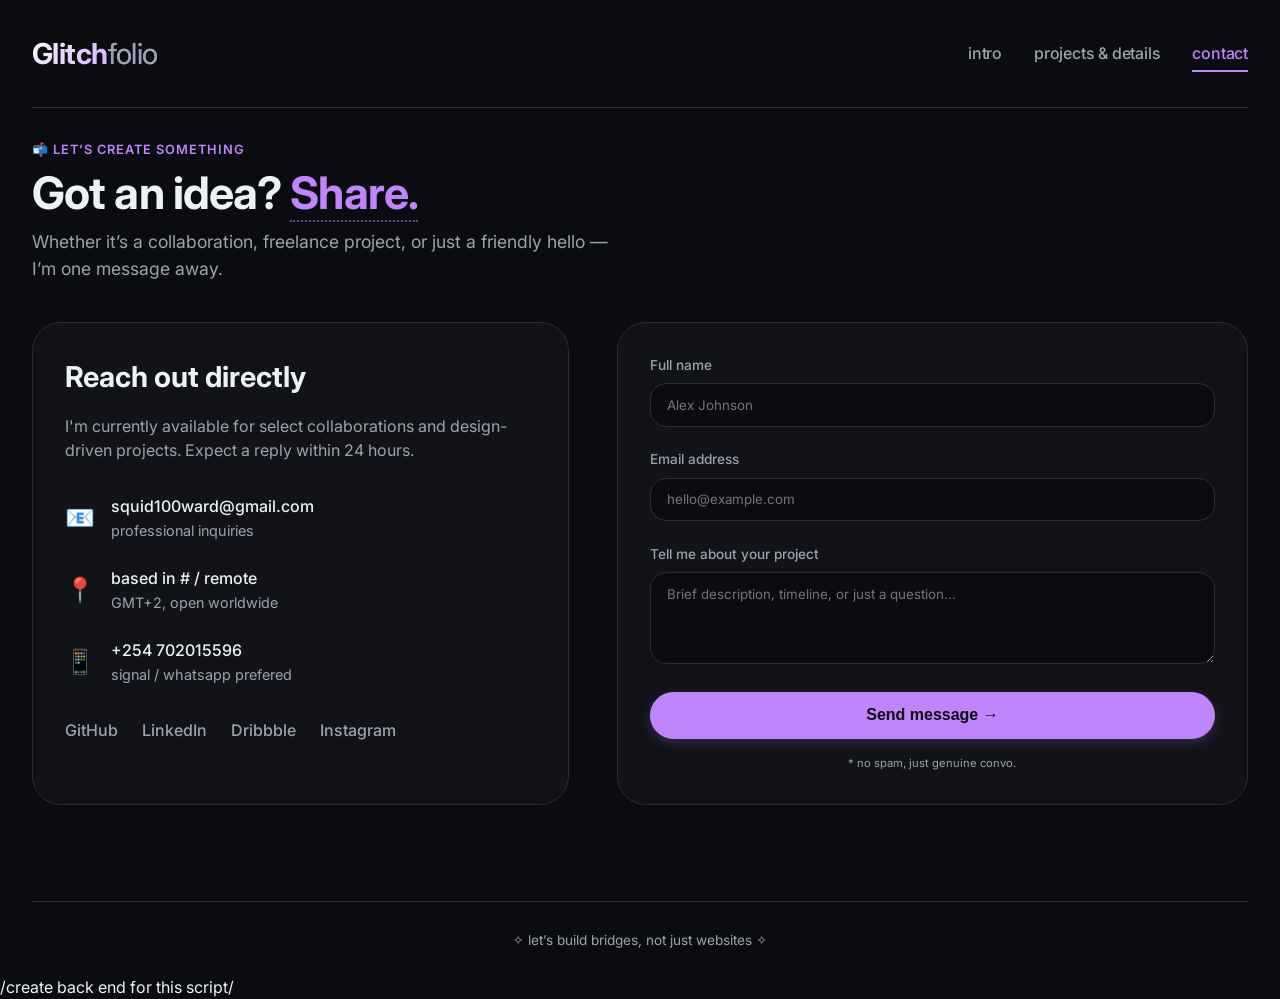
<file: Doc3.html>
<!DOCTYPE html>
<html lang="en">
<head>
  <meta charset="UTF-8">
  <meta name="viewport" content="width=device-width, initial-scale=1.0">
  <title>Portfolio | Contact</title>
  <link href="https://fonts.googleapis.com/css2?family=Inter:opsz,wght@14..32,300;14..32,400;14..32,600;14..32,700&display=swap" rel="stylesheet">
  <link rel="stylesheet" href="Doc.css">
</head>
<body>
  <div class="page-container">
    <nav class="main-nav">
      <div class="nav-brand">Glitch<span>folio</span></div>
      <ul class="nav-links">
        <li><a href="index.html">intro</a></li>
        <li><a href="Doc2.html">projects & details</a></li>
        <li><a href="Doc3.html" class="active">contact</a></li>
      </ul>
    </nav>

    <main>
      <div class="projects-header">
        <div class="section-sub">📬 let’s create something</div>
        <h1>Got an idea? <span class="accent">Share.</span></h1>
        <p class="hero-description" style="max-width: 580px;">Whether it’s a collaboration, freelance project, or just a friendly hello — I’m one message away.</p>
      </div>

      <div class="contact-grid">
        <div class="contact-info">
          <h2>Reach out directly</h2>
          <p class="contact-intro">I'm currently available for select collaborations and design-driven projects. Expect a reply within 24 hours.</p>
          <div class="contact-details">
            <div class="contact-item">
              <div class="contact-icon">📧</div>
              <div><p>squid100ward@gmail.com</p><span>professional inquiries</span></div>
            </div>
            <div class="contact-item">
              <div class="contact-icon">📍</div>
              <div><p>based in # / remote</p><span>GMT+2, open worldwide</span></div>
            </div>
            <div class="contact-item">
              <div class="contact-icon">📱</div>
              <div><p>+254 702015596</p><span>signal / whatsapp prefered</span></div>
            </div>
          </div>
          <div class="social-links">
            <a href="#" class="social-link">GitHub</a>
            <a href="#" class="social-link">LinkedIn</a>
            <a href="#" class="social-link">Dribbble</a>
            <a href="#" class="social-link">Instagram</a>
          </div>
        </div>

        <div class="contact-form">
          <form action="#" method="post" id="portfolio-contact">
            <div class="form-group">
              <label for="name">Full name</label>
              <input type="text" id="name" name="name" placeholder="Alex Johnson" required>
            </div>
            <div class="form-group">
              <label for="email">Email address</label>
              <input type="email" id="email" name="email" placeholder="hello@example.com" required>
            </div>
            <div class="form-group">
              <label for="message">Tell me about your project</label>
              <textarea id="message" name="message" rows="4" placeholder="Brief description, timeline, or just a question..."></textarea>
            </div>
            <button type="submit" class="btn primary-btn submit-btn">Send message →</button>
            <p style="font-size: 0.7rem; margin-top: 1rem; text-align: center; color: var(--text-muted);">* no spam, just genuine convo.</p>
          </form>
        </div>
      </div>
    </main>
    <footer>
      <p>✧ let’s build bridges, not just websites ✧</p>
    </footer>
  </div>

  <script>
    // simple demo alert for form submission (no backend)
    const form = document.getElementById('portfolio-contact');
    if(form) {
      form.addEventListener('submit', (e) => {
        e.preventDefault();
        alert('✨ Thanks for reaching out! I will get back to you soon. (demo mode) ✨');
        form.reset();
      });
    }
  </script>
</body>
</html>
/create back end for this script/
</file>
<file: Doc.css>
/* ------------------------------
   GLOBAL RESET & VARIABLES
------------------------------ */
* {
  margin: 0;
  padding: 0;
  box-sizing: border-box;
}

:root {
  --bg-dark: #0a0c10;
  --surface-dark: #111318;
  --card-bg: #171a21;
  --border-dim: #2a2e3a;
  --accent-primary: #c084fc;
  --accent-glow: #55f755;
  --text-light: #edf2f8;
  --text-muted: #9ca3af;
  --transition-default: all 0.25s ease-in-out;
  --font-sans: 'Inter', system-ui, -apple-system, BlinkMacSystemFont, 'Segoe UI', sans-serif;
}

body {
  background-color: var(--bg-dark);
  color: var(--text-light);
  font-family: var(--font-sans);
  line-height: 1.5;
  -webkit-font-smoothing: antialiased;
}

.page-container {
  max-width: 1300px;
  margin: 0 auto;
  padding: 2rem 2rem 1.5rem;
  min-height: 100vh;
  display: flex;
  flex-direction: column;
}

/* shared navigation */
.main-nav {
  display: flex;
  justify-content: space-between;
  align-items: center;
  flex-wrap: wrap;
  padding-bottom: 2rem;
  margin-bottom: 2rem;
  border-bottom: 1px solid var(--border-dim);
}

.nav-brand {
  font-size: 1.8rem;
  font-weight: 700;
  letter-spacing: -0.02em;
  background: linear-gradient(135deg, #ffffff 0%, #c084fc 100%);
  background-clip: text;
  -webkit-background-clip: text;
  color: transparent;
}

.nav-brand span {
  font-weight: 400;
  background: none;
  background-clip: unset;
  -webkit-background-clip: unset;
  color: var(--text-muted);
}

.nav-links {
  display: flex;
  gap: 2rem;
  list-style: none;
}

.nav-links a {
  text-decoration: none;
  font-weight: 500;
  color: var(--text-muted);
  transition: var(--transition-default);
  font-size: 1rem;
  letter-spacing: -0.2px;
  padding: 0.4rem 0;
}

.nav-links a:hover,
.nav-links a.active {
  color: var(--accent-primary);
  border-bottom: 2px solid var(--accent-primary);
}

/* buttons & elements */
.btn {
  display: inline-block;
  padding: 0.8rem 1.8rem;
  border-radius: 40px;
  font-weight: 600;
  text-decoration: none;
  transition: var(--transition-default);
  font-size: 0.95rem;
  cursor: pointer;
}

.primary-btn {
  background: var(--accent-primary);
  color: #0a0c10;
  border: none;
  box-shadow: 0 4px 12px rgba(192, 132, 252, 0.2);
}

.primary-btn:hover {
  background: var(--accent-glow);
  transform: translateY(-3px);
  box-shadow: 0 12px 20px rgba(6, 251, 59, 0.3);
}

.outline-btn {
  border: 1.5px solid var(--border-dim);
  background: transparent;
  color: var(--text-light);
}

.outline-btn:hover {
  border-color: var(--accent-primary);
  background: rgba(192, 132, 252, 0.08);
  transform: translateY(-2px);
}

footer {
  margin-top: 4rem;
  text-align: center;
  padding-top: 1.8rem;
  border-top: 1px solid var(--border-dim);
  color: var(--text-muted);
  font-size: 0.85rem;
}

/* ========== INTRODUCTION PAGE ========== */
.hero {
  display: flex;
  flex-wrap: wrap;
  justify-content: space-between;
  align-items: center;
  gap: 3rem;
  margin-bottom: 3rem;
}

.hero-content {
  flex: 1.2;
  min-width: 280px;
}

.badge {
  display: inline-block;
  background: rgba(192, 132, 252, 0.12);
  padding: 0.3rem 0.9rem;
  border-radius: 40px;
  font-size: 0.8rem;
  font-weight: 500;
  color: var(--accent-primary);
  margin-bottom: 1.5rem;
  letter-spacing: 0.2px;
}

h1 {
  font-size: 3.5rem;
  font-weight: 700;
  line-height: 1.2;
  letter-spacing: -0.02em;
  margin-bottom: 1.2rem;
}

.accent {
  color: var(--accent-primary);
  border-bottom: 2px dotted rgba(192, 132, 252, 0.5);
}

.hero-description {
  font-size: 1.1rem;
  color: var(--text-muted);
  margin-bottom: 2rem;
  max-width: 550px;
}

.hero-cta {
  display: flex;
  gap: 1.2rem;
  flex-wrap: wrap;
}

/* floating visual elements */
.hero-visual {
  flex: 0.9;
  position: relative;
  min-height: 320px;
  display: flex;
  justify-content: center;
  align-items: center;
}

.floating-card {
  background: var(--card-bg);
  backdrop-filter: blur(2px);
  border: 1px solid var(--border-dim);
  border-radius: 24px;
  padding: 0.8rem 1.4rem;
  box-shadow: 0 20px 30px -15px rgba(0, 0, 0, 0.5);
  position: absolute;
  font-weight: 500;
  font-size: 0.9rem;
  background: #1e212b;
}

.card-1 {
  top: 10%;
  left: 5%;
  animation: floatAnim 4s ease-in-out infinite;
}

.card-2 {
  bottom: 20%;
  right: 5%;
  animation: floatAnim 4.5s ease-in-out infinite 0.5s;
}

.card-3 {
  top: 45%;
  right: 20%;
  animation: floatAnim 5s ease-in-out infinite 0.9s;
}

.abstract-shape {
  width: 180px;
  height: 180px;
  background: radial-gradient(circle, rgba(192,132,252,0.2) 0%, rgba(10,12,16,0) 70%);
  border-radius: 50%;
  filter: blur(40px);
  z-index: -1;
}

@keyframes floatAnim {
  0% { transform: translateY(0px); }
  50% { transform: translateY(-12px); }
  100% { transform: translateY(0px); }
}

.quick-glance {
  display: flex;
  flex-wrap: wrap;
  justify-content: space-between;
  gap: 1.5rem;
  background: var(--surface-dark);
  border-radius: 2rem;
  padding: 2rem 2rem;
  margin-top: 1rem;
  border: 1px solid var(--border-dim);
}

.glance-item {
  display: flex;
  flex-direction: column;
  align-items: center;
  text-align: center;
  flex: 1;
}

.glance-number {
  font-size: 2.2rem;
  font-weight: 800;
  background: linear-gradient(135deg, #fff, var(--accent-primary));
  background-clip: text;
  -webkit-background-clip: text;
  color: transparent;
}

.glance-label {
  font-size: 0.9rem;
  color: var(--text-muted);
}

/* ========== PROJECTS & DETAILS PAGE ========== */
.projects-header {
  margin-bottom: 2.5rem;
}

.section-sub {
  color: var(--accent-primary);
  text-transform: uppercase;
  font-weight: 600;
  letter-spacing: 1px;
  font-size: 0.8rem;
  margin-bottom: 0.5rem;
}

.projects-header h1 {
  font-size: 2.8rem;
  margin-bottom: 0.5rem;
}

.projects-grid {
  display: grid;
  grid-template-columns: repeat(auto-fill, minmax(320px, 1fr));
  gap: 2rem;
  margin: 2rem 0 2rem;
}

.project-card {
  background: var(--surface-dark);
  border-radius: 1.5rem;
  border: 1px solid var(--border-dim);
  padding: 1.5rem;
  transition: var(--transition-default);
}

.project-card:hover {
  transform: translateY(-8px);
  border-color: var(--accent-primary);
  box-shadow: 0 20px 30px -12px rgba(0,0,0,0.4);
}

.project-icon {
  font-size: 2.2rem;
  margin-bottom: 0.8rem;
}

.project-card h3 {
  font-size: 1.5rem;
  font-weight: 600;
  margin-bottom: 0.6rem;
}

.project-tech {
  display: flex;
  flex-wrap: wrap;
  gap: 0.6rem;
  margin: 1rem 0;
}

.tech-tag {
  background: #232733;
  padding: 0.2rem 0.8rem;
  border-radius: 20px;
  font-size: 0.7rem;
  font-weight: 500;
  color: #cbd5e6;
}

.project-desc {
  color: var(--text-muted);
  margin: 0.8rem 0 1rem;
  font-size: 0.9rem;
  line-height: 1.45;
}

.card-link {
  display: inline-flex;
  align-items: center;
  gap: 6px;
  color: var(--accent-primary);
  text-decoration: none;
  font-weight: 500;
  font-size: 0.85rem;
  transition: gap 0.2s;
}

.card-link:hover {
  gap: 10px;
  text-decoration: underline;
}

.details-section {
  margin-top: 3rem;
  padding-top: 1rem;
}

.details-flex {
  display: flex;
  flex-wrap: wrap;
  gap: 2rem;
  background: var(--surface-dark);
  border-radius: 2rem;
  padding: 2rem;
  border: 1px solid var(--border-dim);
  margin-bottom: 1rem;
}

.detail-card {
  flex: 1;
  min-width: 180px;
}

.detail-card h4 {
  font-size: 1.3rem;
  margin-bottom: 1rem;
  font-weight: 600;
}

.detail-card ul {
  list-style: none;
  padding-left: 0;
}

.detail-card li {
  margin-bottom: 0.75rem;
  color: var(--text-muted);
  display: flex;
  align-items: center;
  gap: 8px;
}

.detail-card li::before {
  content: "⚡";
  color: var(--accent-primary);
  font-size: 0.8rem;
}

/* ========== CONTACT PAGE ========== */
.contact-grid {
  display: flex;
  flex-wrap: wrap;
  gap: 3rem;
  margin: 1rem 0 2rem;
}

.contact-info {
  flex: 1;
  background: var(--surface-dark);
  border-radius: 1.8rem;
  padding: 2rem;
  border: 1px solid var(--border-dim);
}

.contact-info h2 {
  font-size: 1.8rem;
  margin-bottom: 1rem;
}

.contact-intro {
  color: var(--text-muted);
  margin-bottom: 2rem;
}

.contact-details {
  display: flex;
  flex-direction: column;
  gap: 1.5rem;
  margin: 2rem 0;
}

.contact-item {
  display: flex;
  align-items: center;
  gap: 1rem;
}

.contact-icon {
  font-size: 1.5rem;
}

.contact-item p {
  font-weight: 500;
}

.contact-item span {
  color: var(--text-muted);
  font-weight: normal;
  font-size: 0.9rem;
}

.social-links {
  display: flex;
  gap: 1.5rem;
  margin-top: 1rem;
}

.social-link {
  color: var(--text-muted);
  text-decoration: none;
  transition: color 0.2s;
  font-weight: 500;
}

.social-link:hover {
  color: var(--accent-primary);
}

.contact-form {
  flex: 1.2;
  background: var(--surface-dark);
  border-radius: 1.8rem;
  padding: 2rem;
  border: 1px solid var(--border-dim);
}

.form-group {
  margin-bottom: 1.4rem;
}

.form-group label {
  display: block;
  margin-bottom: 0.5rem;
  font-weight: 500;
  font-size: 0.85rem;
  color: var(--text-muted);
}

.form-group input,
.form-group textarea {
  width: 100%;
  background: var(--bg-dark);
  border: 1px solid var(--border-dim);
  padding: 0.8rem 1rem;
  border-radius: 1rem;
  color: var(--text-light);
  font-family: var(--font-sans);
  transition: 0.2s;
}

.form-group input:focus,
.form-group textarea:focus {
  outline: none;
  border-color: var(--accent-primary);
  box-shadow: 0 0 0 2px rgba(192, 132, 252, 0.2);
}

.submit-btn {
  background: var(--accent-primary);
  border: none;
  width: 100%;
  padding: 0.9rem;
  font-weight: 700;
  font-size: 1rem;
  border-radius: 2rem;
  cursor: pointer;
  transition: background 0.2s;
}

.submit-btn:hover {
  background: var(--accent-glow);
}

/* responsiveness */
@media (max-width: 780px) {
  .page-container {
    padding: 1.2rem;
  }
  .main-nav {
    flex-direction: column;
    gap: 1rem;
    align-items: flex-start;
  }
  h1 {
    font-size: 2.3rem;
  }
  .hero {
    flex-direction: column;
  }
  .hero-visual {
    min-height: 260px;
  }
  .quick-glance {
    flex-direction: column;
    align-items: center;
  }
  .glance-item {
    width: 100%;
  }
  .details-flex {
    flex-direction: column;
  }
}
</file>
